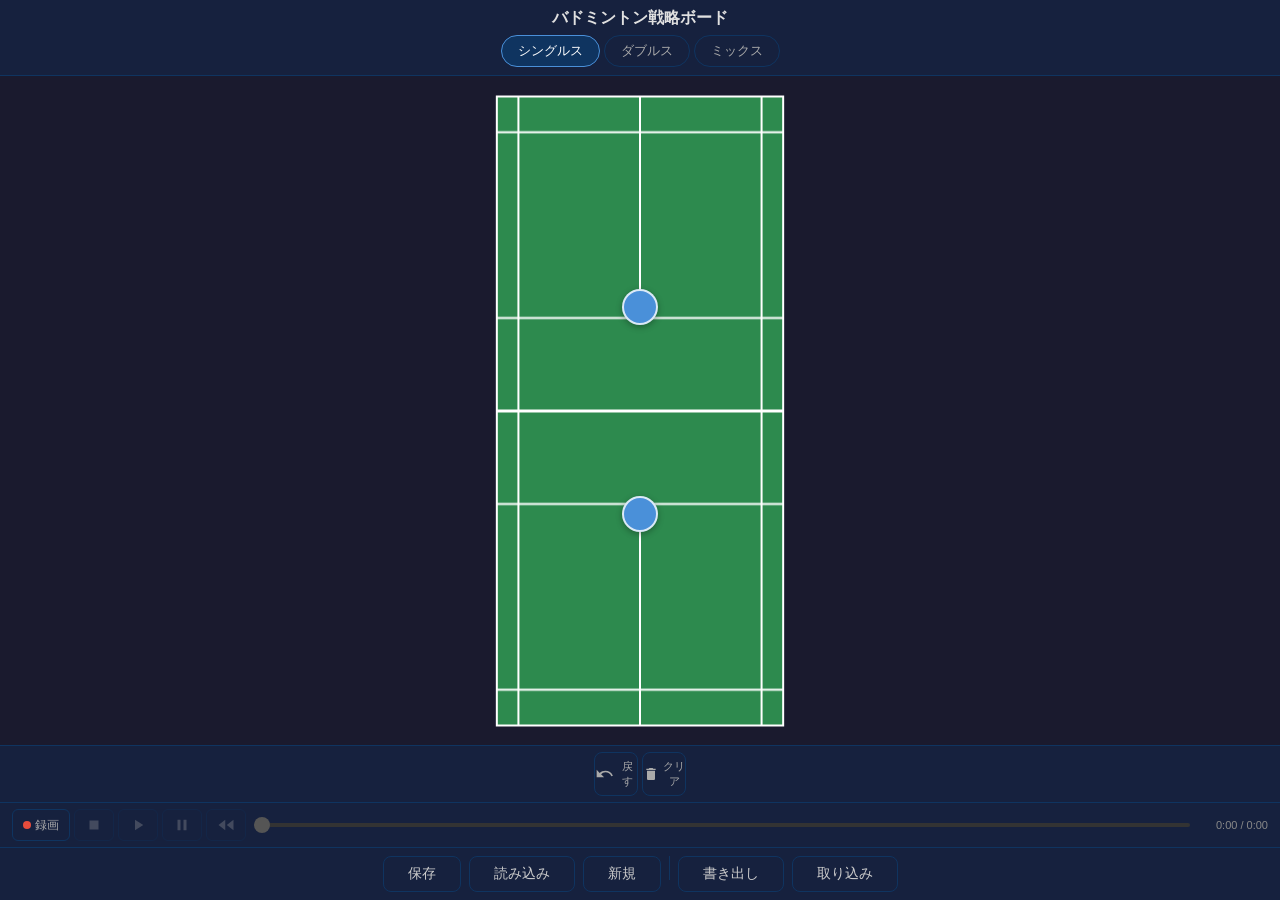
<file: index.html>
<!DOCTYPE html>
<html lang="ja">
<head>
  <meta charset="UTF-8">
  <meta name="viewport" content="width=device-width, initial-scale=1.0, user-scalable=no">
  <meta name="apple-mobile-web-app-capable" content="yes">
  <meta name="apple-mobile-web-app-status-bar-style" content="black-translucent">
  <title>バドミントン戦略ボード</title>
  <link rel="stylesheet" href="css/style.css">
</head>
<body>
  <!-- ヘッダー -->
  <header id="header">
    <h1>バドミントン戦略ボード</h1>
    <div id="mode-selector">
      <button class="mode-btn active" data-mode="singles">シングルス</button>
      <button class="mode-btn" data-mode="doubles">ダブルス</button>
      <button class="mode-btn" data-mode="mixed">ミックス</button>
    </div>
  </header>

  <!-- コートエリア -->
  <main id="court-container">
    <canvas id="court-canvas"></canvas>
    <canvas id="drawing-canvas"></canvas>
    <div id="players-layer"></div>
  </main>

  <!-- ツールバー -->
  <div id="toolbar">
    <div id="tool-buttons">
      <button class="tool-btn" id="undo-btn" title="元に戻す">
        <svg viewBox="0 0 24 24" width="24" height="24"><path d="M12.5 8c-2.65 0-5.05 1.04-6.83 2.73L2 7v9h9l-3.62-3.62A7.98 7.98 0 0112.5 10c3.26 0 6.05 1.95 7.29 4.75l1.89-.75A9.98 9.98 0 0012.5 8z" fill="currentColor"/></svg>
        <span class="tool-label">戻す</span>
      </button>
      <button class="tool-btn" id="clear-drawing-btn" title="描画をクリア">
        <svg viewBox="0 0 24 24" width="24" height="24"><path d="M6 19c0 1.1.9 2 2 2h8c1.1 0 2-.9 2-2V7H6v12zM19 4h-3.5l-1-1h-5l-1 1H5v2h14V4z" fill="currentColor"/></svg>
        <span class="tool-label">クリア</span>
      </button>
    </div>
  </div>

  <!-- 録画・再生コントロール -->
  <div id="playback-bar">
    <div id="playback-buttons">
      <button class="playback-btn" id="rec-btn" title="録画">
        <span class="rec-dot"></span> 録画
      </button>
      <button class="playback-btn" id="stop-btn" title="停止" disabled>
        <svg viewBox="0 0 24 24" width="18" height="18"><rect x="6" y="6" width="12" height="12" fill="currentColor"/></svg>
      </button>
      <button class="playback-btn" id="play-btn" title="再生" disabled>
        <svg viewBox="0 0 24 24" width="18" height="18"><polygon points="8,5 19,12 8,19" fill="currentColor"/></svg>
      </button>
      <button class="playback-btn" id="pause-btn" title="一時停止" disabled>
        <svg viewBox="0 0 24 24" width="18" height="18"><rect x="6" y="5" width="4" height="14" fill="currentColor"/><rect x="14" y="5" width="4" height="14" fill="currentColor"/></svg>
      </button>
      <button class="playback-btn" id="rewind-btn" title="巻き戻し" disabled>
        <svg viewBox="0 0 24 24" width="18" height="18"><polygon points="11,5 2,12 11,19" fill="currentColor"/><polygon points="22,5 13,12 22,19" fill="currentColor"/></svg>
      </button>
    </div>
    <input type="range" id="seek-bar" min="0" max="100" value="0" disabled>
    <div id="playback-time">0:00 / 0:00</div>
  </div>

  <!-- 保存・読み込みバー -->
  <div id="save-bar">
    <button id="save-btn" class="save-action-btn">保存</button>
    <button id="load-btn" class="save-action-btn">読み込み</button>
    <button id="new-btn" class="save-action-btn">新規</button>
    <div class="save-separator"></div>
    <button id="export-btn" class="save-action-btn">書き出し</button>
    <button id="import-btn" class="save-action-btn">取り込み</button>
    <input type="file" id="import-file-input" accept=".json" style="display:none">
  </div>

  <!-- 保存ダイアログ -->
  <div id="save-dialog" class="dialog-overlay hidden">
    <div class="dialog">
      <h2>戦略を保存</h2>
      <label for="save-title">タイトル</label>
      <input type="text" id="save-title" placeholder="例: ミックス サーブレシーブ攻撃パターン">
      <label for="save-memo">メモ</label>
      <textarea id="save-memo" placeholder="メモを入力（任意）"></textarea>
      <div class="dialog-actions">
        <button id="save-confirm" class="dialog-btn primary">保存</button>
        <button id="save-cancel" class="dialog-btn">キャンセル</button>
      </div>
    </div>
  </div>

  <!-- 読み込みダイアログ -->
  <div id="load-dialog" class="dialog-overlay hidden">
    <div class="dialog">
      <h2>戦略を読み込み</h2>
      <div id="load-list"></div>
      <div class="dialog-actions">
        <button id="load-cancel" class="dialog-btn">閉じる</button>
      </div>
    </div>
  </div>

  <script src="js/court.js"></script>
  <script src="js/players.js"></script>
  <script src="js/drawing.js"></script>
  <script src="js/recorder.js"></script>
  <script src="js/storage.js"></script>
  <script src="js/app.js"></script>
</body>
</html>
</file>
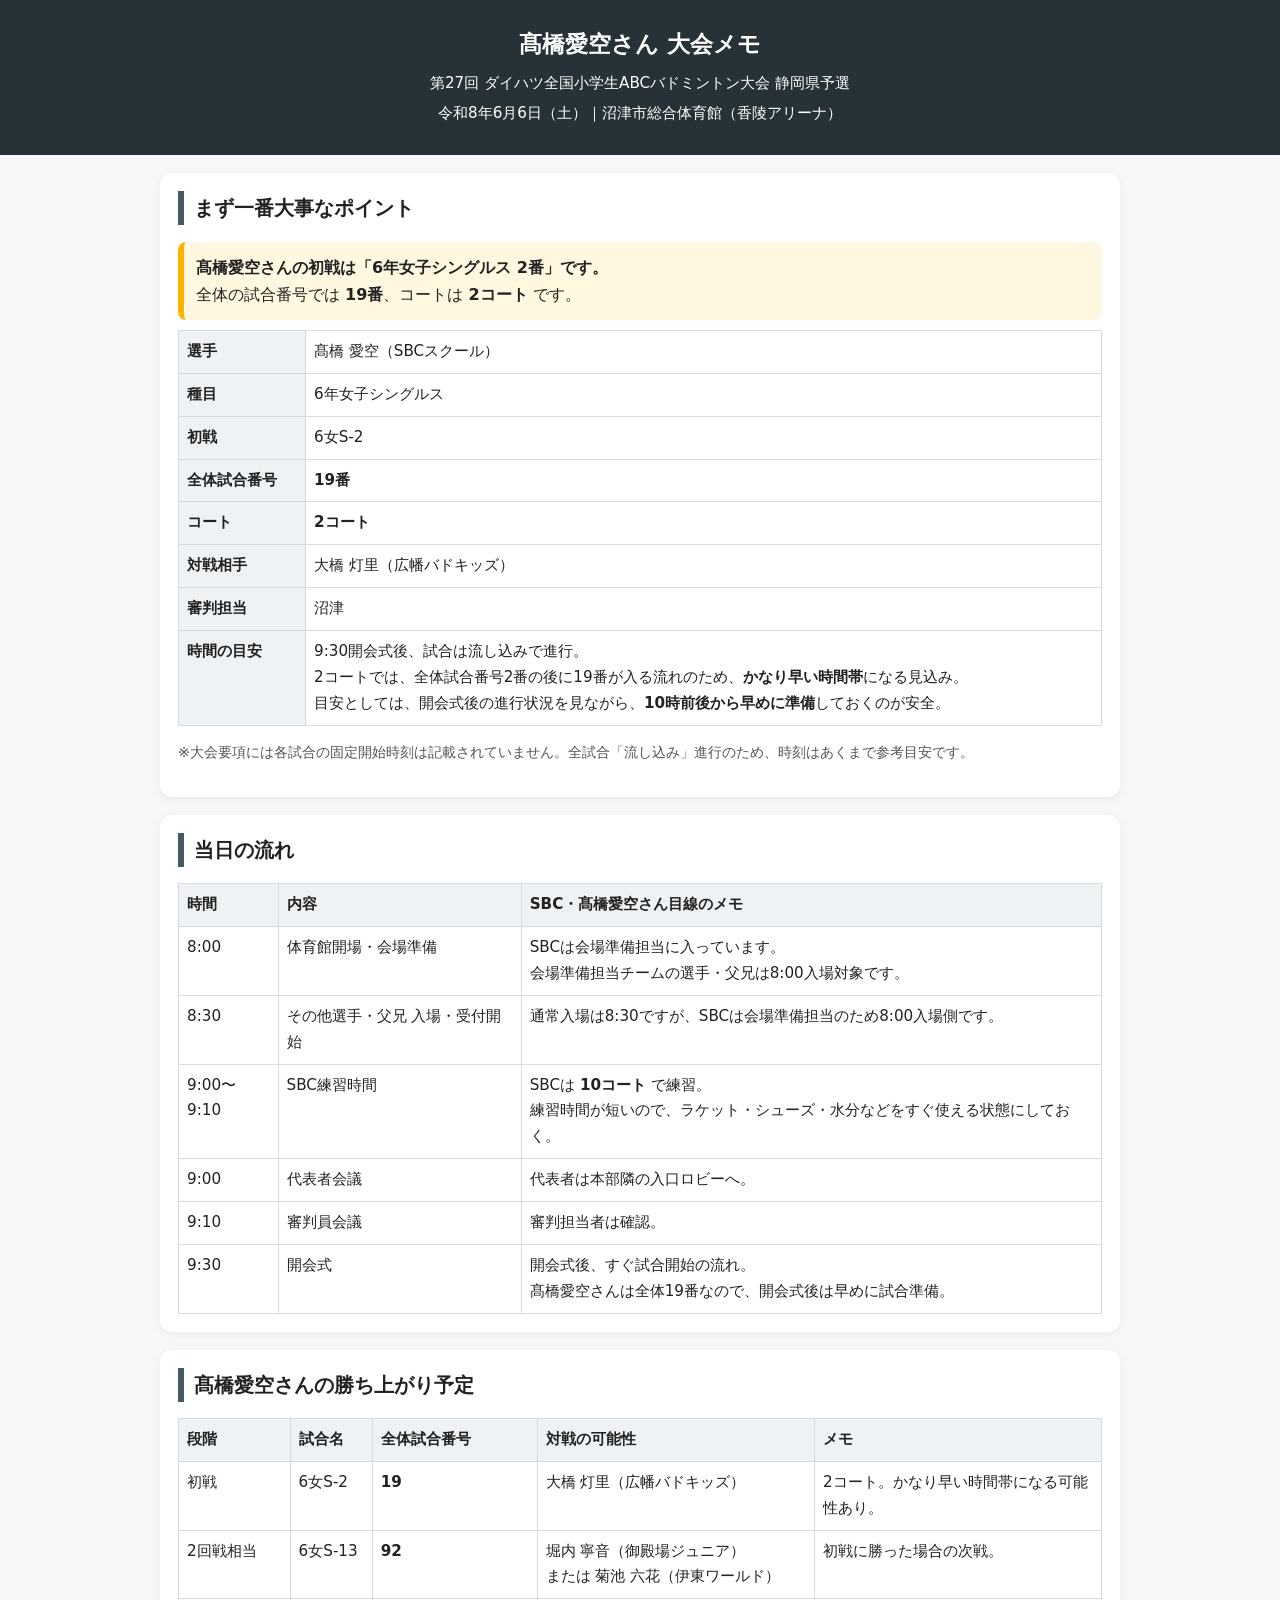
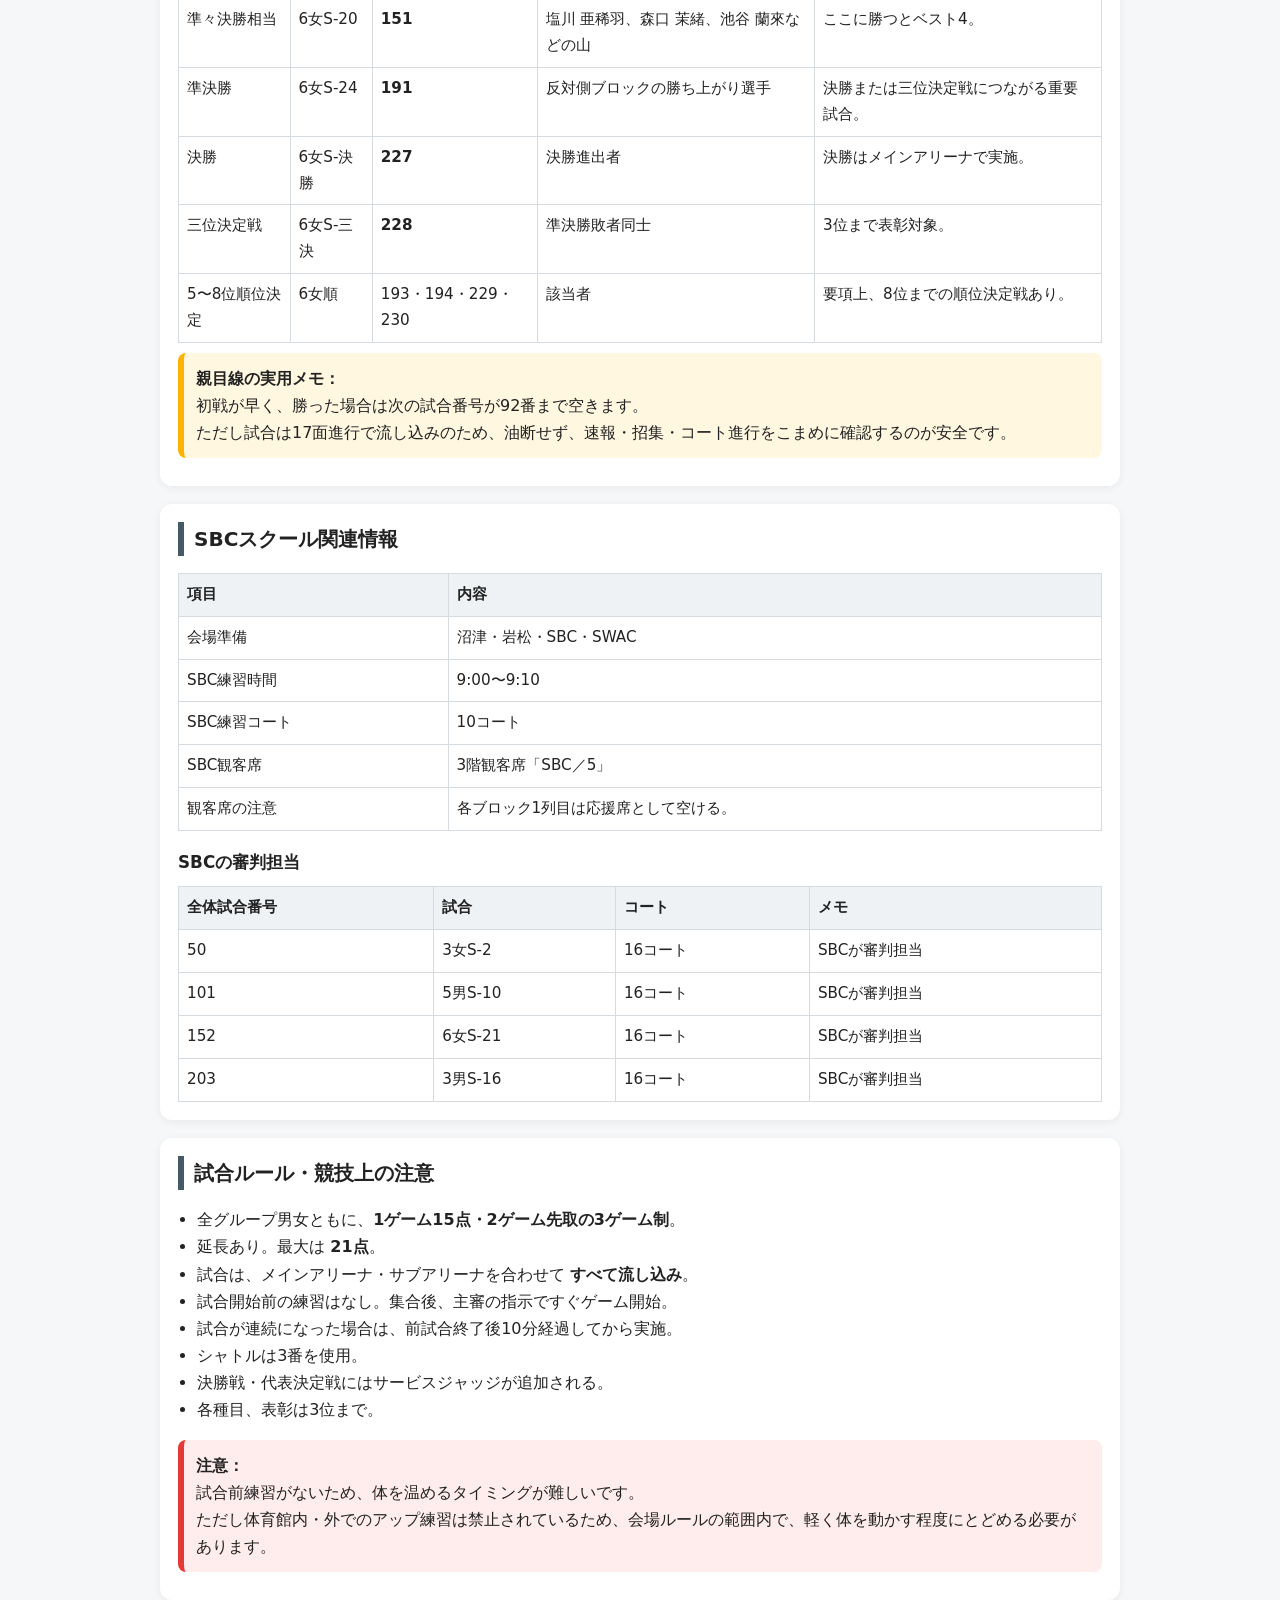
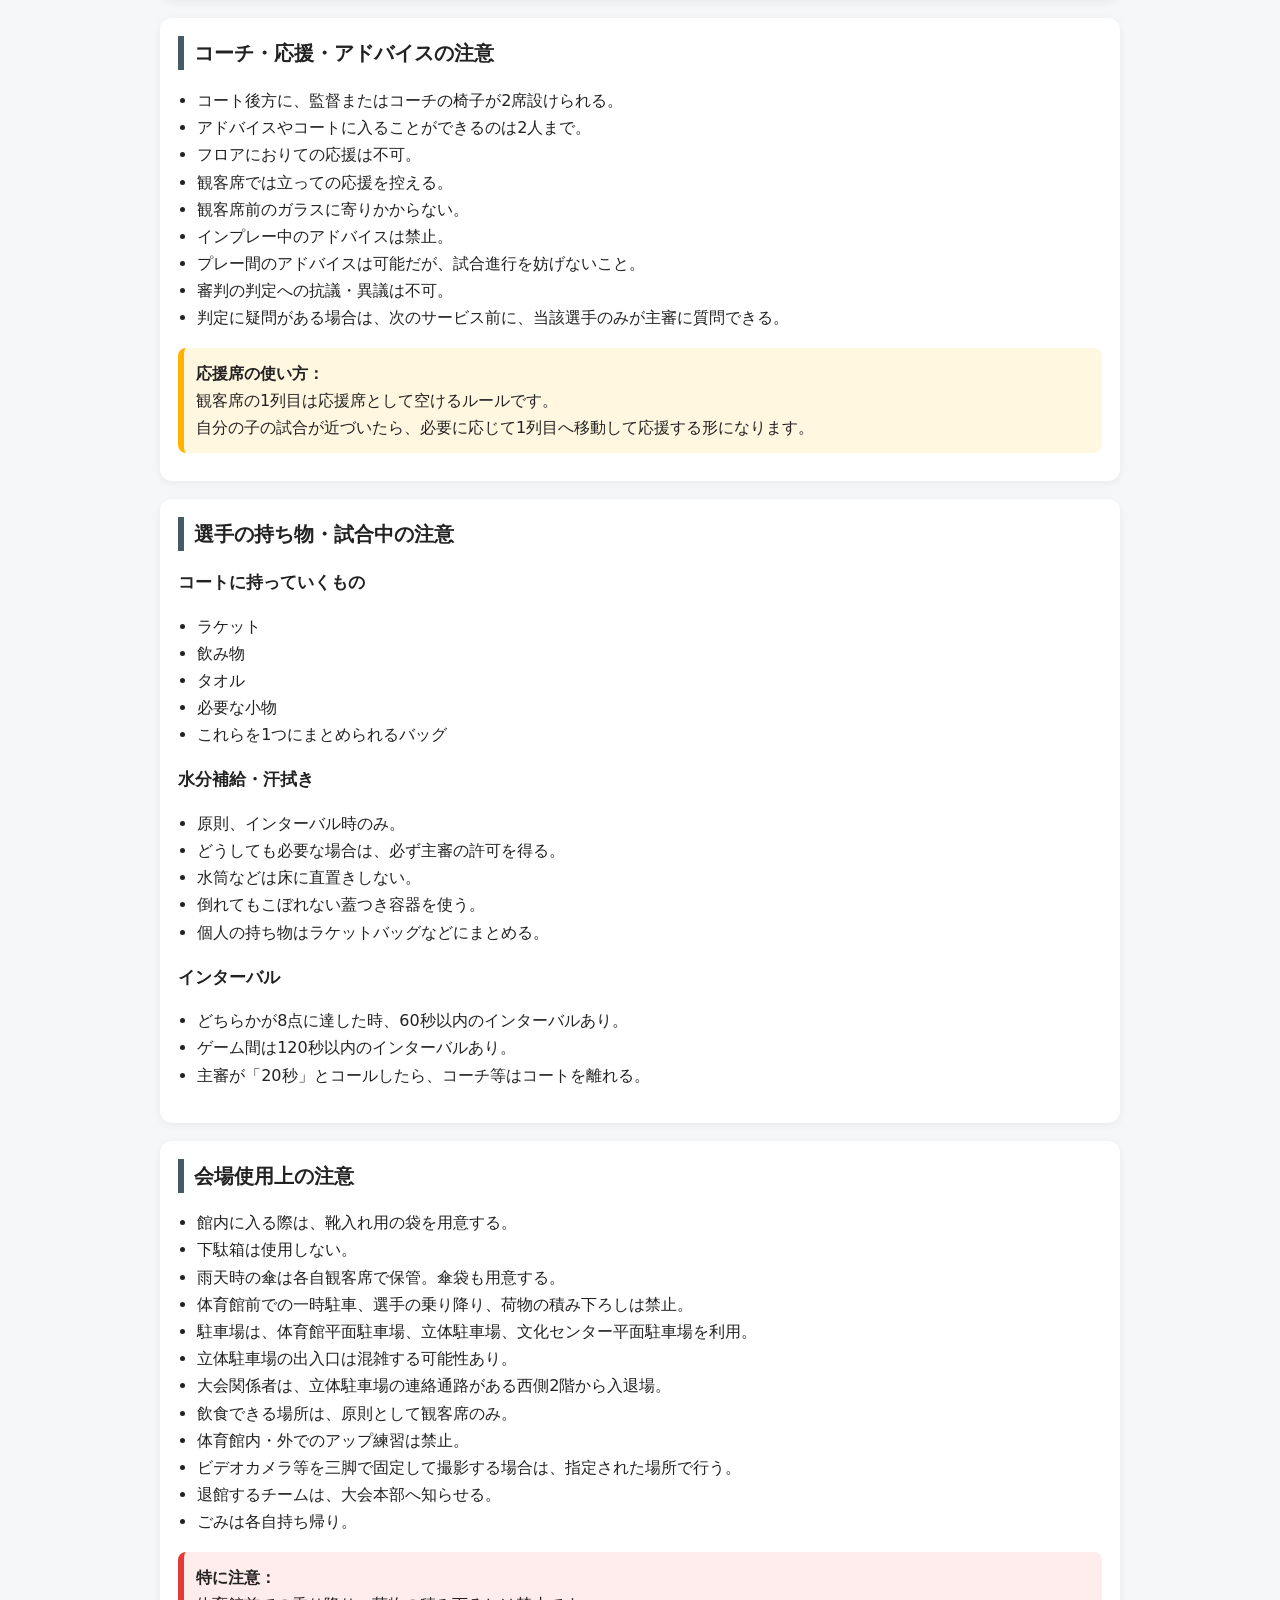
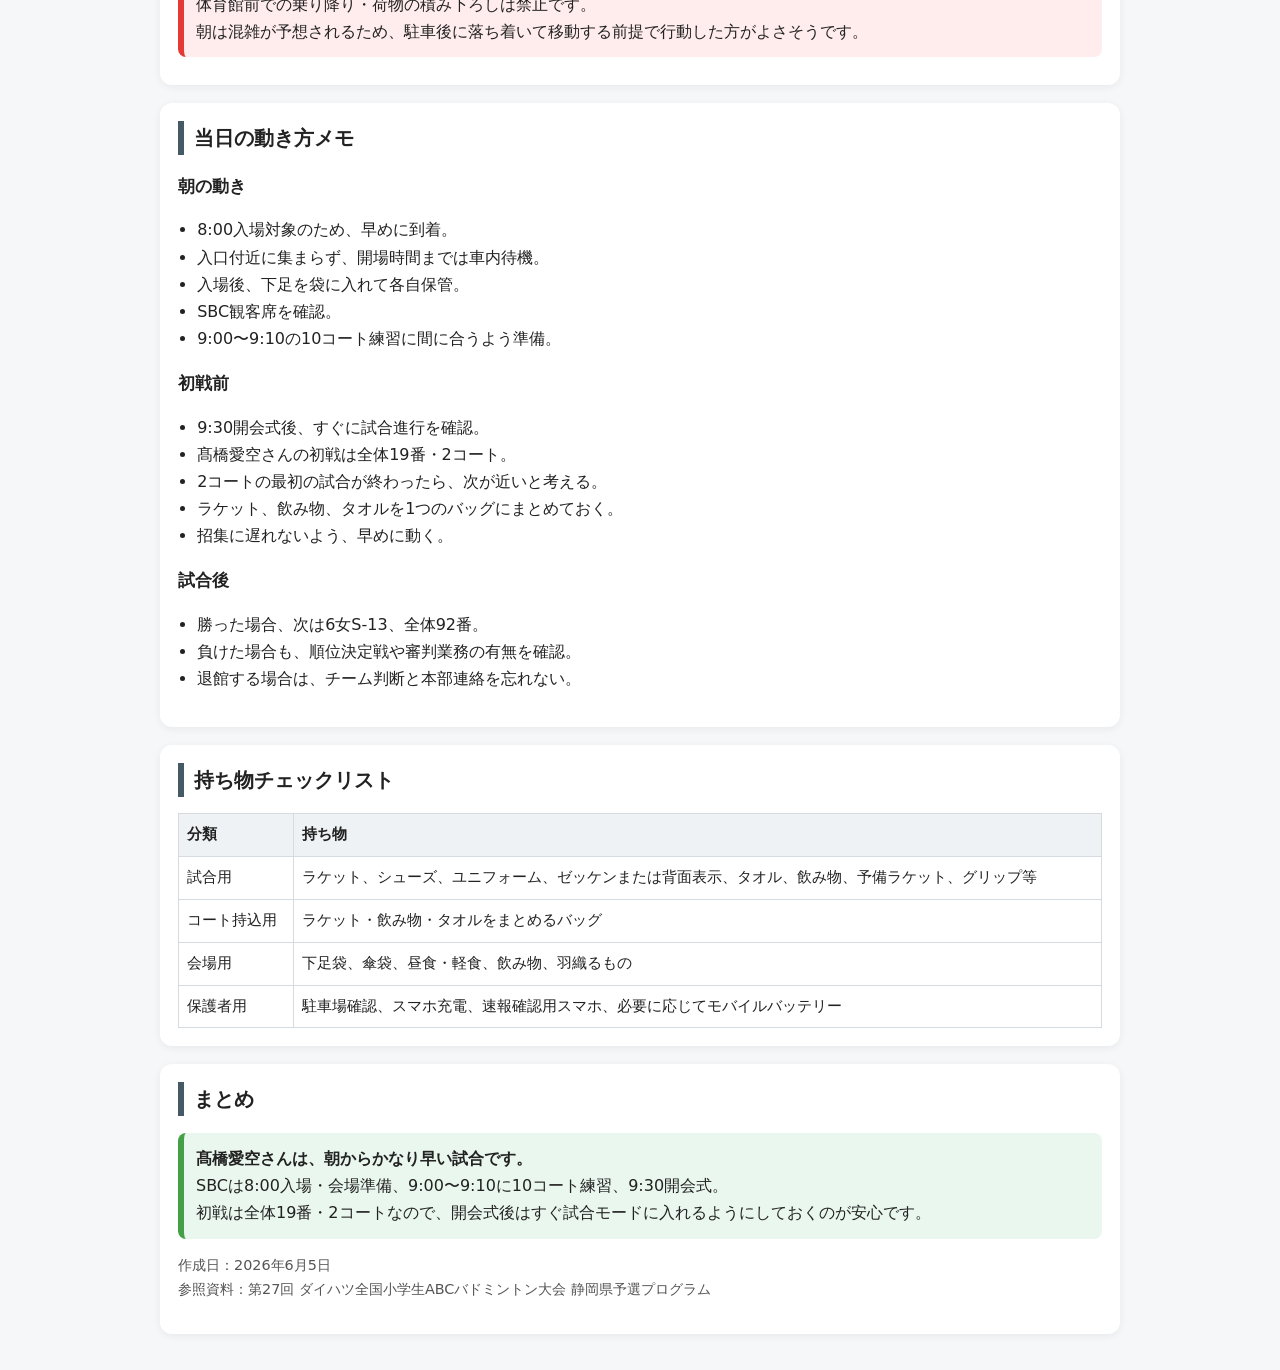
<file: shared/abc-aiku-20260605.html>
<!DOCTYPE html>
<html lang="ja">
<head>
  <meta charset="UTF-8">
  <meta name="viewport" content="width=device-width, initial-scale=1.0">
  <title>髙橋愛空さん 大会メモ｜第27回ABC大会静岡県予選</title>
  <style>
    body {
      font-family: system-ui, -apple-system, BlinkMacSystemFont, "Hiragino Sans", "Yu Gothic", sans-serif;
      line-height: 1.7;
      margin: 0;
      background: #f6f7f9;
      color: #222;
    }
    header {
      background: #263238;
      color: #fff;
      padding: 24px 18px;
      text-align: center;
    }
    header h1 {
      margin: 0 0 8px;
      font-size: 1.45rem;
    }
    header p {
      margin: 4px 0;
      font-size: 0.95rem;
    }
    main {
      max-width: 960px;
      margin: 0 auto;
      padding: 18px;
    }
    section {
      background: #fff;
      border-radius: 12px;
      padding: 18px;
      margin-bottom: 18px;
      box-shadow: 0 2px 8px rgba(0,0,0,0.06);
    }
    h2 {
      font-size: 1.25rem;
      margin-top: 0;
      border-left: 6px solid #455a64;
      padding-left: 10px;
    }
    h3 {
      font-size: 1.05rem;
      margin-bottom: 8px;
    }
    table {
      width: 100%;
      border-collapse: collapse;
      margin-top: 10px;
      font-size: 0.95rem;
    }
    th, td {
      border: 1px solid #d6dbe0;
      padding: 8px;
      vertical-align: top;
    }
    th {
      background: #eef2f5;
      text-align: left;
      white-space: nowrap;
    }
    .highlight {
      background: #fff7e0;
      border-left: 6px solid #ffb300;
      padding: 12px;
      border-radius: 8px;
      margin: 10px 0;
    }
    .danger {
      background: #ffecec;
      border-left: 6px solid #e53935;
      padding: 12px;
      border-radius: 8px;
      margin: 10px 0;
    }
    .ok {
      background: #eaf7ee;
      border-left: 6px solid #43a047;
      padding: 12px;
      border-radius: 8px;
      margin: 10px 0;
    }
    .small {
      font-size: 0.9rem;
      color: #555;
    }
    ul {
      padding-left: 1.2em;
    }
    .tag {
      display: inline-block;
      padding: 2px 8px;
      border-radius: 999px;
      background: #e3edf5;
      font-size: 0.85rem;
      margin-right: 4px;
    }
  </style>
</head>
<body>

<header>
  <h1>髙橋愛空さん 大会メモ</h1>
  <p>第27回 ダイハツ全国小学生ABCバドミントン大会 静岡県予選</p>
  <p>令和8年6月6日（土）｜沼津市総合体育館（香陵アリーナ）</p>
</header>

<main>

  <section>
    <h2>まず一番大事なポイント</h2>
    <div class="highlight">
      <strong>髙橋愛空さんの初戦は「6年女子シングルス 2番」です。</strong><br>
      全体の試合番号では <strong>19番</strong>、コートは <strong>2コート</strong> です。
    </div>

    <table>
      <tr>
        <th>選手</th>
        <td>髙橋 愛空（SBCスクール）</td>
      </tr>
      <tr>
        <th>種目</th>
        <td>6年女子シングルス</td>
      </tr>
      <tr>
        <th>初戦</th>
        <td>6女S-2</td>
      </tr>
      <tr>
        <th>全体試合番号</th>
        <td><strong>19番</strong></td>
      </tr>
      <tr>
        <th>コート</th>
        <td><strong>2コート</strong></td>
      </tr>
      <tr>
        <th>対戦相手</th>
        <td>大橋 灯里（広幡バドキッズ）</td>
      </tr>
      <tr>
        <th>審判担当</th>
        <td>沼津</td>
      </tr>
      <tr>
        <th>時間の目安</th>
        <td>
          9:30開会式後、試合は流し込みで進行。<br>
          2コートでは、全体試合番号2番の後に19番が入る流れのため、<strong>かなり早い時間帯</strong>になる見込み。<br>
          目安としては、開会式後の進行状況を見ながら、<strong>10時前後から早めに準備</strong>しておくのが安全。
        </td>
      </tr>
    </table>

    <p class="small">
      ※大会要項には各試合の固定開始時刻は記載されていません。全試合「流し込み」進行のため、時刻はあくまで参考目安です。
    </p>
  </section>

  <section>
    <h2>当日の流れ</h2>
    <table>
      <tr>
        <th>時間</th>
        <th>内容</th>
        <th>SBC・髙橋愛空さん目線のメモ</th>
      </tr>
      <tr>
        <td>8:00</td>
        <td>体育館開場・会場準備</td>
        <td>
          SBCは会場準備担当に入っています。<br>
          会場準備担当チームの選手・父兄は8:00入場対象です。
        </td>
      </tr>
      <tr>
        <td>8:30</td>
        <td>その他選手・父兄 入場・受付開始</td>
        <td>
          通常入場は8:30ですが、SBCは会場準備担当のため8:00入場側です。
        </td>
      </tr>
      <tr>
        <td>9:00〜9:10</td>
        <td>SBC練習時間</td>
        <td>
          SBCは <strong>10コート</strong> で練習。<br>
          練習時間が短いので、ラケット・シューズ・水分などをすぐ使える状態にしておく。
        </td>
      </tr>
      <tr>
        <td>9:00</td>
        <td>代表者会議</td>
        <td>代表者は本部隣の入口ロビーへ。</td>
      </tr>
      <tr>
        <td>9:10</td>
        <td>審判員会議</td>
        <td>審判担当者は確認。</td>
      </tr>
      <tr>
        <td>9:30</td>
        <td>開会式</td>
        <td>
          開会式後、すぐ試合開始の流れ。<br>
          髙橋愛空さんは全体19番なので、開会式後は早めに試合準備。
        </td>
      </tr>
    </table>
  </section>

  <section>
    <h2>髙橋愛空さんの勝ち上がり予定</h2>

    <table>
      <tr>
        <th>段階</th>
        <th>試合名</th>
        <th>全体試合番号</th>
        <th>対戦の可能性</th>
        <th>メモ</th>
      </tr>
      <tr>
        <td>初戦</td>
        <td>6女S-2</td>
        <td><strong>19</strong></td>
        <td>大橋 灯里（広幡バドキッズ）</td>
        <td>2コート。かなり早い時間帯になる可能性あり。</td>
      </tr>
      <tr>
        <td>2回戦相当</td>
        <td>6女S-13</td>
        <td><strong>92</strong></td>
        <td>
          堀内 寧音（御殿場ジュニア）<br>
          または 菊池 六花（伊東ワールド）
        </td>
        <td>初戦に勝った場合の次戦。</td>
      </tr>
      <tr>
        <td>準々決勝相当</td>
        <td>6女S-20</td>
        <td><strong>151</strong></td>
        <td>
          塩川 亜稀羽、森口 茉緒、池谷 蘭來などの山
        </td>
        <td>ここに勝つとベスト4。</td>
      </tr>
      <tr>
        <td>準決勝</td>
        <td>6女S-24</td>
        <td><strong>191</strong></td>
        <td>反対側ブロックの勝ち上がり選手</td>
        <td>決勝または三位決定戦につながる重要試合。</td>
      </tr>
      <tr>
        <td>決勝</td>
        <td>6女S-決勝</td>
        <td><strong>227</strong></td>
        <td>決勝進出者</td>
        <td>決勝はメインアリーナで実施。</td>
      </tr>
      <tr>
        <td>三位決定戦</td>
        <td>6女S-三決</td>
        <td><strong>228</strong></td>
        <td>準決勝敗者同士</td>
        <td>3位まで表彰対象。</td>
      </tr>
      <tr>
        <td>5〜8位順位決定</td>
        <td>6女順</td>
        <td>193・194・229・230</td>
        <td>該当者</td>
        <td>要項上、8位までの順位決定戦あり。</td>
      </tr>
    </table>

    <div class="highlight">
      <strong>親目線の実用メモ：</strong><br>
      初戦が早く、勝った場合は次の試合番号が92番まで空きます。<br>
      ただし試合は17面進行で流し込みのため、油断せず、速報・招集・コート進行をこまめに確認するのが安全です。
    </div>
  </section>

  <section>
    <h2>SBCスクール関連情報</h2>

    <table>
      <tr>
        <th>項目</th>
        <th>内容</th>
      </tr>
      <tr>
        <td>会場準備</td>
        <td>沼津・岩松・SBC・SWAC</td>
      </tr>
      <tr>
        <td>SBC練習時間</td>
        <td>9:00〜9:10</td>
      </tr>
      <tr>
        <td>SBC練習コート</td>
        <td>10コート</td>
      </tr>
      <tr>
        <td>SBC観客席</td>
        <td>3階観客席「SBC／5」</td>
      </tr>
      <tr>
        <td>観客席の注意</td>
        <td>各ブロック1列目は応援席として空ける。</td>
      </tr>
    </table>

    <h3>SBCの審判担当</h3>
    <table>
      <tr>
        <th>全体試合番号</th>
        <th>試合</th>
        <th>コート</th>
        <th>メモ</th>
      </tr>
      <tr>
        <td>50</td>
        <td>3女S-2</td>
        <td>16コート</td>
        <td>SBCが審判担当</td>
      </tr>
      <tr>
        <td>101</td>
        <td>5男S-10</td>
        <td>16コート</td>
        <td>SBCが審判担当</td>
      </tr>
      <tr>
        <td>152</td>
        <td>6女S-21</td>
        <td>16コート</td>
        <td>SBCが審判担当</td>
      </tr>
      <tr>
        <td>203</td>
        <td>3男S-16</td>
        <td>16コート</td>
        <td>SBCが審判担当</td>
      </tr>
    </table>
  </section>

  <section>
    <h2>試合ルール・競技上の注意</h2>

    <ul>
      <li>全グループ男女ともに、<strong>1ゲーム15点・2ゲーム先取の3ゲーム制</strong>。</li>
      <li>延長あり。最大は <strong>21点</strong>。</li>
      <li>試合は、メインアリーナ・サブアリーナを合わせて <strong>すべて流し込み</strong>。</li>
      <li>試合開始前の練習はなし。集合後、主審の指示ですぐゲーム開始。</li>
      <li>試合が連続になった場合は、前試合終了後10分経過してから実施。</li>
      <li>シャトルは3番を使用。</li>
      <li>決勝戦・代表決定戦にはサービスジャッジが追加される。</li>
      <li>各種目、表彰は3位まで。</li>
    </ul>

    <div class="danger">
      <strong>注意：</strong><br>
      試合前練習がないため、体を温めるタイミングが難しいです。<br>
      ただし体育館内・外でのアップ練習は禁止されているため、会場ルールの範囲内で、軽く体を動かす程度にとどめる必要があります。
    </div>
  </section>

  <section>
    <h2>コーチ・応援・アドバイスの注意</h2>

    <ul>
      <li>コート後方に、監督またはコーチの椅子が2席設けられる。</li>
      <li>アドバイスやコートに入ることができるのは2人まで。</li>
      <li>フロアにおりての応援は不可。</li>
      <li>観客席では立っての応援を控える。</li>
      <li>観客席前のガラスに寄りかからない。</li>
      <li>インプレー中のアドバイスは禁止。</li>
      <li>プレー間のアドバイスは可能だが、試合進行を妨げないこと。</li>
      <li>審判の判定への抗議・異議は不可。</li>
      <li>判定に疑問がある場合は、次のサービス前に、当該選手のみが主審に質問できる。</li>
    </ul>

    <div class="highlight">
      <strong>応援席の使い方：</strong><br>
      観客席の1列目は応援席として空けるルールです。<br>
      自分の子の試合が近づいたら、必要に応じて1列目へ移動して応援する形になります。
    </div>
  </section>

  <section>
    <h2>選手の持ち物・試合中の注意</h2>

    <h3>コートに持っていくもの</h3>
    <ul>
      <li>ラケット</li>
      <li>飲み物</li>
      <li>タオル</li>
      <li>必要な小物</li>
      <li>これらを1つにまとめられるバッグ</li>
    </ul>

    <h3>水分補給・汗拭き</h3>
    <ul>
      <li>原則、インターバル時のみ。</li>
      <li>どうしても必要な場合は、必ず主審の許可を得る。</li>
      <li>水筒などは床に直置きしない。</li>
      <li>倒れてもこぼれない蓋つき容器を使う。</li>
      <li>個人の持ち物はラケットバッグなどにまとめる。</li>
    </ul>

    <h3>インターバル</h3>
    <ul>
      <li>どちらかが8点に達した時、60秒以内のインターバルあり。</li>
      <li>ゲーム間は120秒以内のインターバルあり。</li>
      <li>主審が「20秒」とコールしたら、コーチ等はコートを離れる。</li>
    </ul>
  </section>

  <section>
    <h2>会場使用上の注意</h2>

    <ul>
      <li>館内に入る際は、靴入れ用の袋を用意する。</li>
      <li>下駄箱は使用しない。</li>
      <li>雨天時の傘は各自観客席で保管。傘袋も用意する。</li>
      <li>体育館前での一時駐車、選手の乗り降り、荷物の積み下ろしは禁止。</li>
      <li>駐車場は、体育館平面駐車場、立体駐車場、文化センター平面駐車場を利用。</li>
      <li>立体駐車場の出入口は混雑する可能性あり。</li>
      <li>大会関係者は、立体駐車場の連絡通路がある西側2階から入退場。</li>
      <li>飲食できる場所は、原則として観客席のみ。</li>
      <li>体育館内・外でのアップ練習は禁止。</li>
      <li>ビデオカメラ等を三脚で固定して撮影する場合は、指定された場所で行う。</li>
      <li>退館するチームは、大会本部へ知らせる。</li>
      <li>ごみは各自持ち帰り。</li>
    </ul>

    <div class="danger">
      <strong>特に注意：</strong><br>
      体育館前での乗り降り・荷物の積み下ろしは禁止です。<br>
      朝は混雑が予想されるため、駐車後に落ち着いて移動する前提で行動した方がよさそうです。
    </div>
  </section>

  <section>
    <h2>当日の動き方メモ</h2>

    <h3>朝の動き</h3>
    <ul>
      <li>8:00入場対象のため、早めに到着。</li>
      <li>入口付近に集まらず、開場時間までは車内待機。</li>
      <li>入場後、下足を袋に入れて各自保管。</li>
      <li>SBC観客席を確認。</li>
      <li>9:00〜9:10の10コート練習に間に合うよう準備。</li>
    </ul>

    <h3>初戦前</h3>
    <ul>
      <li>9:30開会式後、すぐに試合進行を確認。</li>
      <li>髙橋愛空さんの初戦は全体19番・2コート。</li>
      <li>2コートの最初の試合が終わったら、次が近いと考える。</li>
      <li>ラケット、飲み物、タオルを1つのバッグにまとめておく。</li>
      <li>招集に遅れないよう、早めに動く。</li>
    </ul>

    <h3>試合後</h3>
    <ul>
      <li>勝った場合、次は6女S-13、全体92番。</li>
      <li>負けた場合も、順位決定戦や審判業務の有無を確認。</li>
      <li>退館する場合は、チーム判断と本部連絡を忘れない。</li>
    </ul>
  </section>

  <section>
    <h2>持ち物チェックリスト</h2>

    <table>
      <tr>
        <th>分類</th>
        <th>持ち物</th>
      </tr>
      <tr>
        <td>試合用</td>
        <td>
          ラケット、シューズ、ユニフォーム、ゼッケンまたは背面表示、タオル、飲み物、予備ラケット、グリップ等
        </td>
      </tr>
      <tr>
        <td>コート持込用</td>
        <td>
          ラケット・飲み物・タオルをまとめるバッグ
        </td>
      </tr>
      <tr>
        <td>会場用</td>
        <td>
          下足袋、傘袋、昼食・軽食、飲み物、羽織るもの
        </td>
      </tr>
      <tr>
        <td>保護者用</td>
        <td>
          駐車場確認、スマホ充電、速報確認用スマホ、必要に応じてモバイルバッテリー
        </td>
      </tr>
    </table>
  </section>

  <section>
    <h2>まとめ</h2>

    <div class="ok">
      <strong>髙橋愛空さんは、朝からかなり早い試合です。</strong><br>
      SBCは8:00入場・会場準備、9:00〜9:10に10コート練習、9:30開会式。<br>
      初戦は全体19番・2コートなので、開会式後はすぐ試合モードに入れるようにしておくのが安心です。
    </div>

    <p class="small">
      作成日：2026年6月5日<br>
      参照資料：第27回 ダイハツ全国小学生ABCバドミントン大会 静岡県予選プログラム
    </p>
  </section>

</main>

</body>
</html>
</file>
<file: css/style.css>
/* リセット */
* {
  margin: 0;
  padding: 0;
  box-sizing: border-box;
  -webkit-tap-highlight-color: transparent;
}

html, body {
  width: 100%;
  height: 100%;
  overflow: hidden;
  font-family: -apple-system, BlinkMacSystemFont, 'Hiragino Sans', sans-serif;
  background: #1a1a2e;
  color: #fff;
  touch-action: none;
  user-select: none;
  -webkit-user-select: none;
}

/* ヘッダー */
#header {
  display: flex;
  flex-direction: column;
  align-items: center;
  padding: 8px 12px;
  background: #16213e;
  border-bottom: 1px solid #0f3460;
}

#header h1 {
  font-size: 16px;
  font-weight: 600;
  margin-bottom: 6px;
  color: #e0e0e0;
}

#mode-selector {
  display: flex;
  gap: 4px;
}

.mode-btn {
  padding: 6px 16px;
  border: 1px solid #0f3460;
  border-radius: 20px;
  background: transparent;
  color: #aaa;
  font-size: 13px;
  cursor: pointer;
  transition: all 0.2s;
}

.mode-btn.active {
  background: #0f3460;
  color: #fff;
  border-color: #4a90d9;
}

/* コートエリア */
#court-container {
  position: relative;
  flex: 1;
  display: flex;
  justify-content: center;
  align-items: center;
  overflow: hidden;
}

#court-canvas, #drawing-canvas {
  position: absolute;
  top: 50%;
  left: 50%;
  transform: translate(-50%, -50%);
}

#court-canvas {
  z-index: 1;
}

#drawing-canvas {
  z-index: 2;
}

#players-layer {
  position: absolute;
  top: 0;
  left: 0;
  width: 100%;
  height: 100%;
  z-index: 3;
  pointer-events: none;
}

.player-icon {
  position: absolute;
  width: 36px;
  height: 36px;
  border-radius: 50%;
  border: 2px solid rgba(255,255,255,0.8);
  cursor: grab;
  pointer-events: auto;
  touch-action: none;
  transition: box-shadow 0.15s;
  box-shadow: 0 2px 6px rgba(0,0,0,0.3);
}

.player-icon:active {
  cursor: grabbing;
  box-shadow: 0 4px 12px rgba(0,0,0,0.5);
}

.player-icon.male {
  background: #4a90d9;
}

.player-icon.female {
  background: #e74c3c;
}

.player-icon.default {
  background: #4a90d9;
}

/* テキスト入力オーバーレイ */
#text-input-overlay {
  position: absolute;
  z-index: 10;
  background: rgba(0,0,0,0.85);
  border-radius: 8px;
  padding: 12px;
  display: flex;
  flex-direction: column;
  gap: 8px;
}

#text-input-overlay.hidden {
  display: none;
}

#text-input-field {
  width: 200px;
  height: 60px;
  border: 1px solid #4a90d9;
  border-radius: 4px;
  background: #1a1a2e;
  color: #fff;
  font-size: 14px;
  padding: 6px;
  resize: none;
}

#text-input-actions {
  display: flex;
  gap: 8px;
  justify-content: flex-end;
}

#text-input-actions button {
  padding: 4px 12px;
  border: none;
  border-radius: 4px;
  font-size: 13px;
  cursor: pointer;
}

#text-confirm-btn {
  background: #4a90d9;
  color: #fff;
}

#text-cancel-btn {
  background: #555;
  color: #fff;
}

/* ツールバー */
#toolbar {
  display: flex;
  justify-content: center;
  padding: 6px 12px;
  background: #16213e;
  border-top: 1px solid #0f3460;
}

#tool-buttons {
  display: flex;
  gap: 4px;
  align-items: center;
}

.tool-btn {
  width: 44px;
  height: 44px;
  border: 1px solid #0f3460;
  border-radius: 8px;
  background: transparent;
  color: #aaa;
  cursor: pointer;
  display: flex;
  align-items: center;
  justify-content: center;
  transition: all 0.2s;
}

.tool-btn.active {
  background: #0f3460;
  color: #fff;
  border-color: #4a90d9;
}

.tool-btn .tool-label {
  font-size: 11px;
  margin-left: 4px;
}

.tool-separator {
  width: 1px;
  height: 30px;
  background: #0f3460;
  margin: 0 4px;
}

/* 録画・再生バー */
#playback-bar {
  display: flex;
  align-items: center;
  gap: 8px;
  padding: 6px 12px;
  background: #16213e;
  border-top: 1px solid #0f3460;
}

#playback-buttons {
  display: flex;
  gap: 4px;
}

.playback-btn {
  padding: 6px 10px;
  border: 1px solid #0f3460;
  border-radius: 6px;
  background: transparent;
  color: #aaa;
  font-size: 12px;
  cursor: pointer;
  display: flex;
  align-items: center;
  gap: 4px;
  transition: all 0.2s;
}

.playback-btn:disabled {
  opacity: 0.3;
  cursor: not-allowed;
}

.playback-btn.recording {
  color: #e74c3c;
  border-color: #e74c3c;
}

.rec-dot {
  width: 8px;
  height: 8px;
  border-radius: 50%;
  background: #e74c3c;
}

.playback-btn.recording .rec-dot {
  animation: blink 1s infinite;
}

@keyframes blink {
  0%, 100% { opacity: 1; }
  50% { opacity: 0.3; }
}

#seek-bar {
  flex: 1;
  height: 4px;
  -webkit-appearance: none;
  appearance: none;
  background: #333;
  border-radius: 2px;
  outline: none;
}

#seek-bar::-webkit-slider-thumb {
  -webkit-appearance: none;
  width: 16px;
  height: 16px;
  border-radius: 50%;
  background: #4a90d9;
  cursor: pointer;
}

#seek-bar:disabled::-webkit-slider-thumb {
  background: #555;
}

#playback-time {
  font-size: 11px;
  color: #888;
  min-width: 70px;
  text-align: right;
}

/* 保存バー */
#save-bar {
  display: flex;
  justify-content: center;
  gap: 8px;
  padding: 8px 12px;
  background: #16213e;
  border-top: 1px solid #0f3460;
}

.save-action-btn {
  padding: 8px 24px;
  border: 1px solid #0f3460;
  border-radius: 8px;
  background: transparent;
  color: #ccc;
  font-size: 14px;
  cursor: pointer;
  transition: all 0.2s;
}

.save-action-btn:active {
  background: #0f3460;
}

.save-separator {
  width: 1px;
  height: 24px;
  background: #0f3460;
}

/* ダイアログ */
.dialog-overlay {
  position: fixed;
  top: 0;
  left: 0;
  width: 100%;
  height: 100%;
  background: rgba(0,0,0,0.7);
  z-index: 100;
  display: flex;
  align-items: center;
  justify-content: center;
}

.dialog-overlay.hidden {
  display: none;
}

.dialog {
  background: #1a1a2e;
  border: 1px solid #0f3460;
  border-radius: 12px;
  padding: 20px;
  width: 90%;
  max-width: 400px;
  max-height: 80vh;
  overflow-y: auto;
}

.dialog h2 {
  font-size: 18px;
  margin-bottom: 16px;
  color: #e0e0e0;
}

.dialog label {
  display: block;
  font-size: 13px;
  color: #aaa;
  margin-bottom: 4px;
}

.dialog input[type="text"],
.dialog textarea {
  width: 100%;
  padding: 8px;
  border: 1px solid #0f3460;
  border-radius: 6px;
  background: #0d1117;
  color: #fff;
  font-size: 14px;
  margin-bottom: 12px;
}

.dialog textarea {
  height: 80px;
  resize: vertical;
}

.dialog-actions {
  display: flex;
  justify-content: flex-end;
  gap: 8px;
  margin-top: 8px;
}

.dialog-btn {
  padding: 8px 20px;
  border: 1px solid #0f3460;
  border-radius: 6px;
  background: transparent;
  color: #ccc;
  font-size: 14px;
  cursor: pointer;
}

.dialog-btn.primary {
  background: #4a90d9;
  color: #fff;
  border-color: #4a90d9;
}

.dialog-btn.danger {
  background: #e74c3c;
  color: #fff;
  border-color: #e74c3c;
}

/* 読み込みリスト */
#load-list {
  max-height: 50vh;
  overflow-y: auto;
}

.load-item {
  display: flex;
  justify-content: space-between;
  align-items: center;
  padding: 10px;
  border: 1px solid #0f3460;
  border-radius: 8px;
  margin-bottom: 8px;
  cursor: pointer;
  transition: background 0.2s;
}

.load-item:active {
  background: #0f3460;
}

.load-item-info {
  flex: 1;
}

.load-item-title {
  font-size: 14px;
  font-weight: 600;
  color: #e0e0e0;
}

.load-item-meta {
  font-size: 11px;
  color: #888;
  margin-top: 2px;
}

.load-item-memo {
  font-size: 12px;
  color: #aaa;
  margin-top: 4px;
}

.load-item-delete {
  width: 32px;
  height: 32px;
  border: none;
  border-radius: 6px;
  background: transparent;
  color: #e74c3c;
  font-size: 16px;
  cursor: pointer;
  display: flex;
  align-items: center;
  justify-content: center;
}

.load-empty {
  text-align: center;
  color: #888;
  padding: 30px;
  font-size: 14px;
}

/* レイアウト */
body {
  display: flex;
  flex-direction: column;
  height: 100vh;
  height: 100dvh;
}

#court-container {
  flex: 1;
  min-height: 0;
}
</file>
